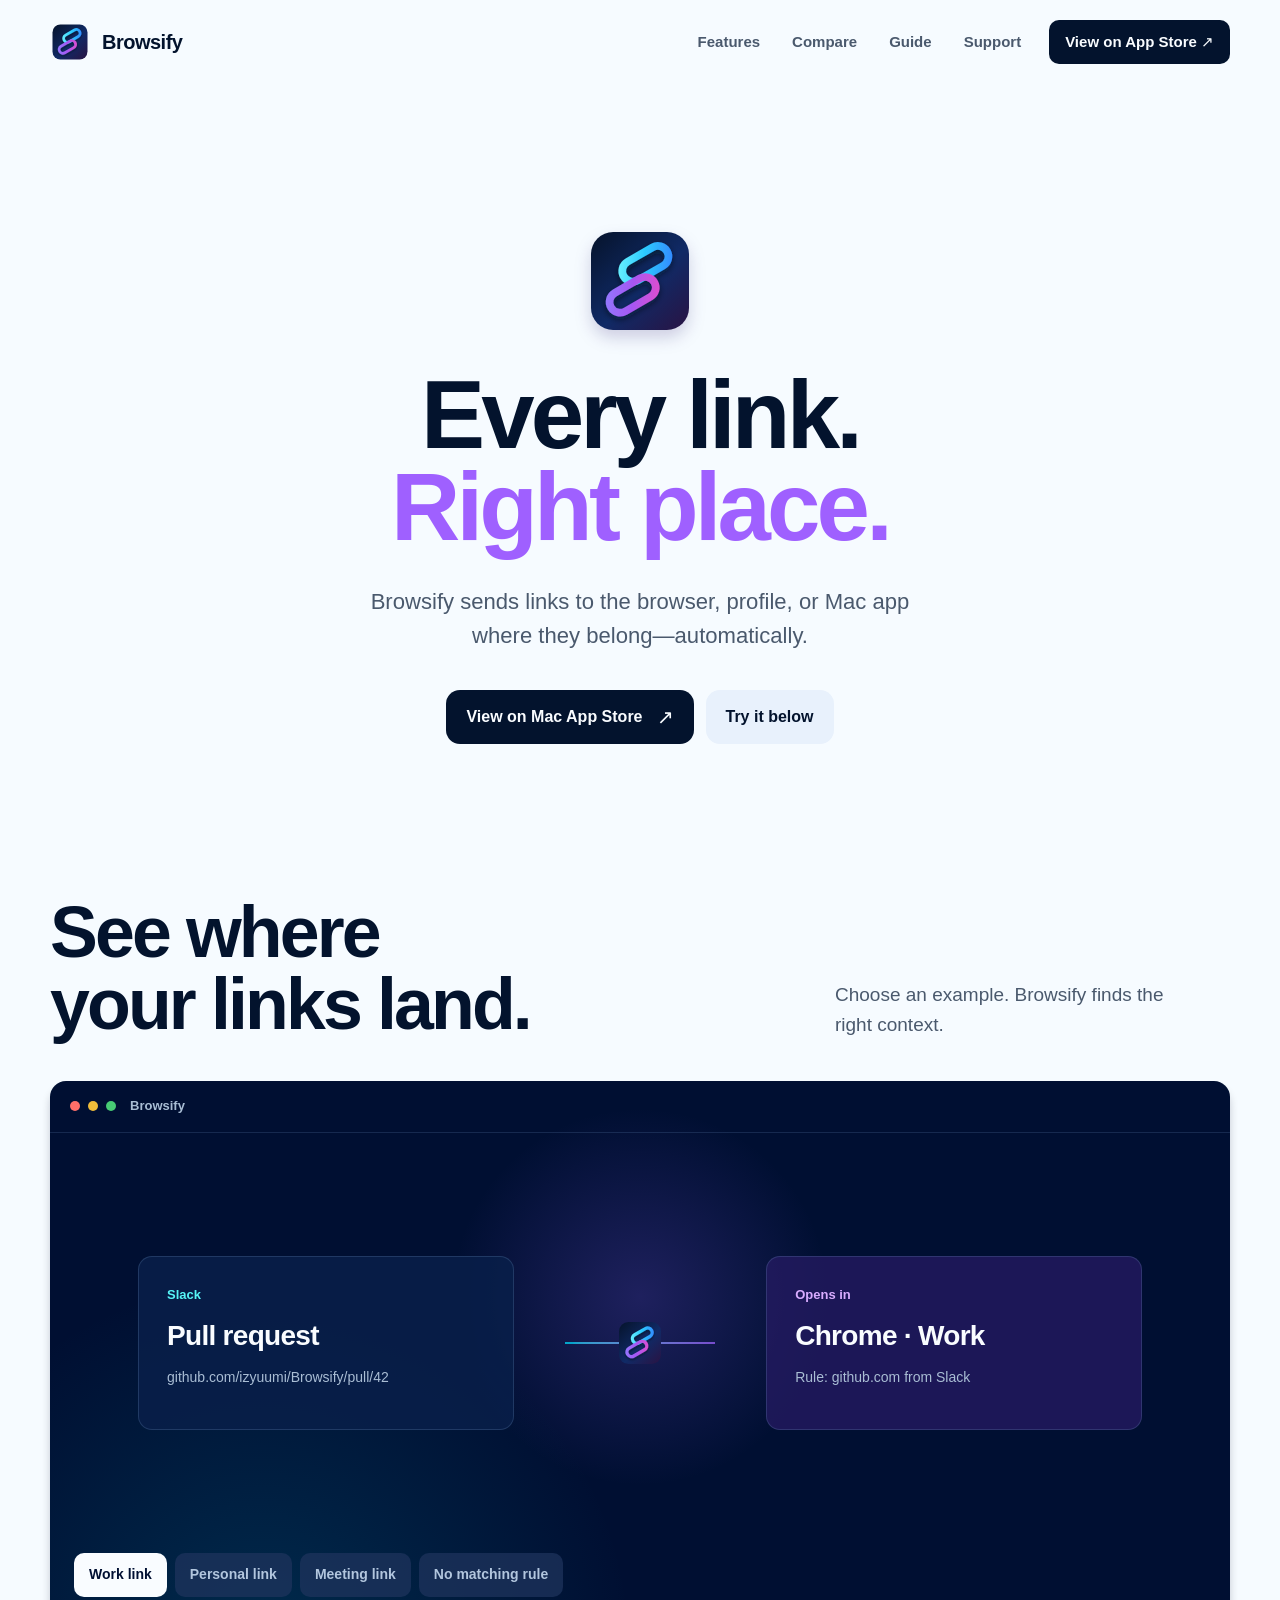
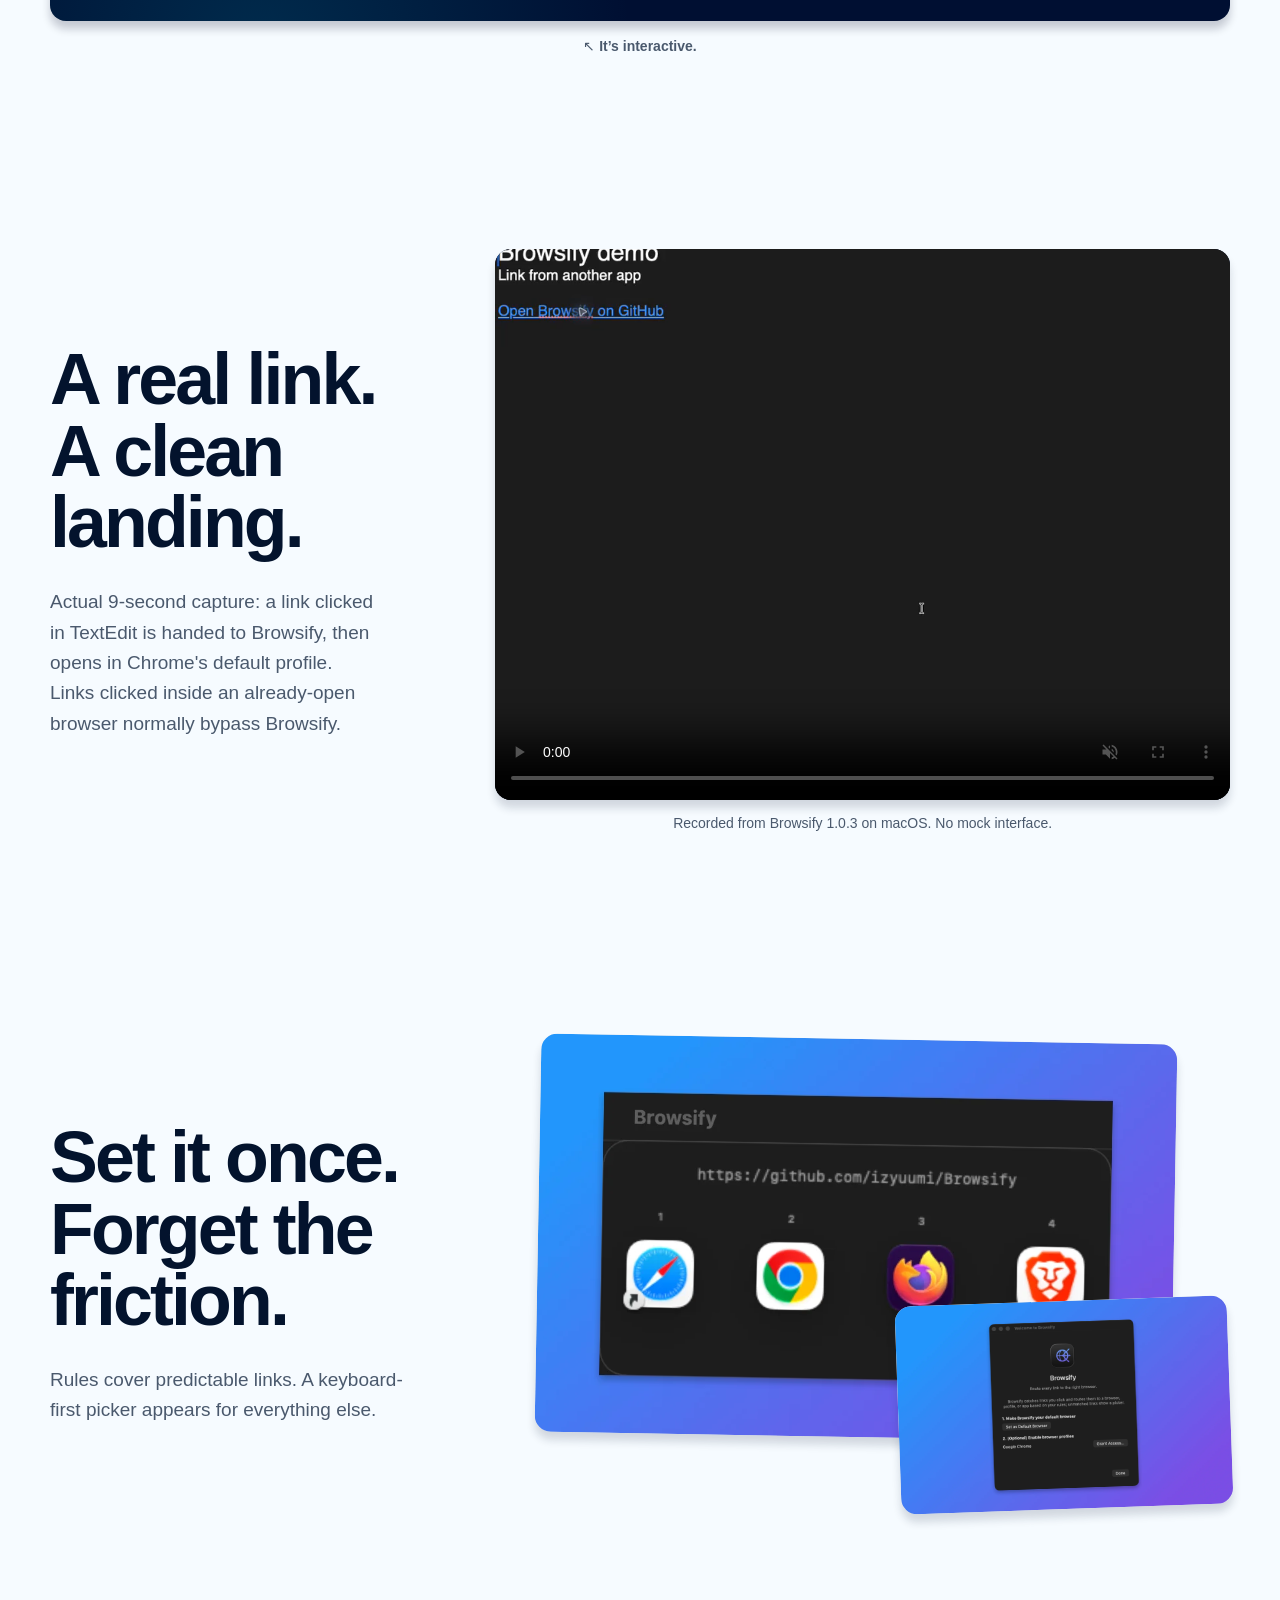
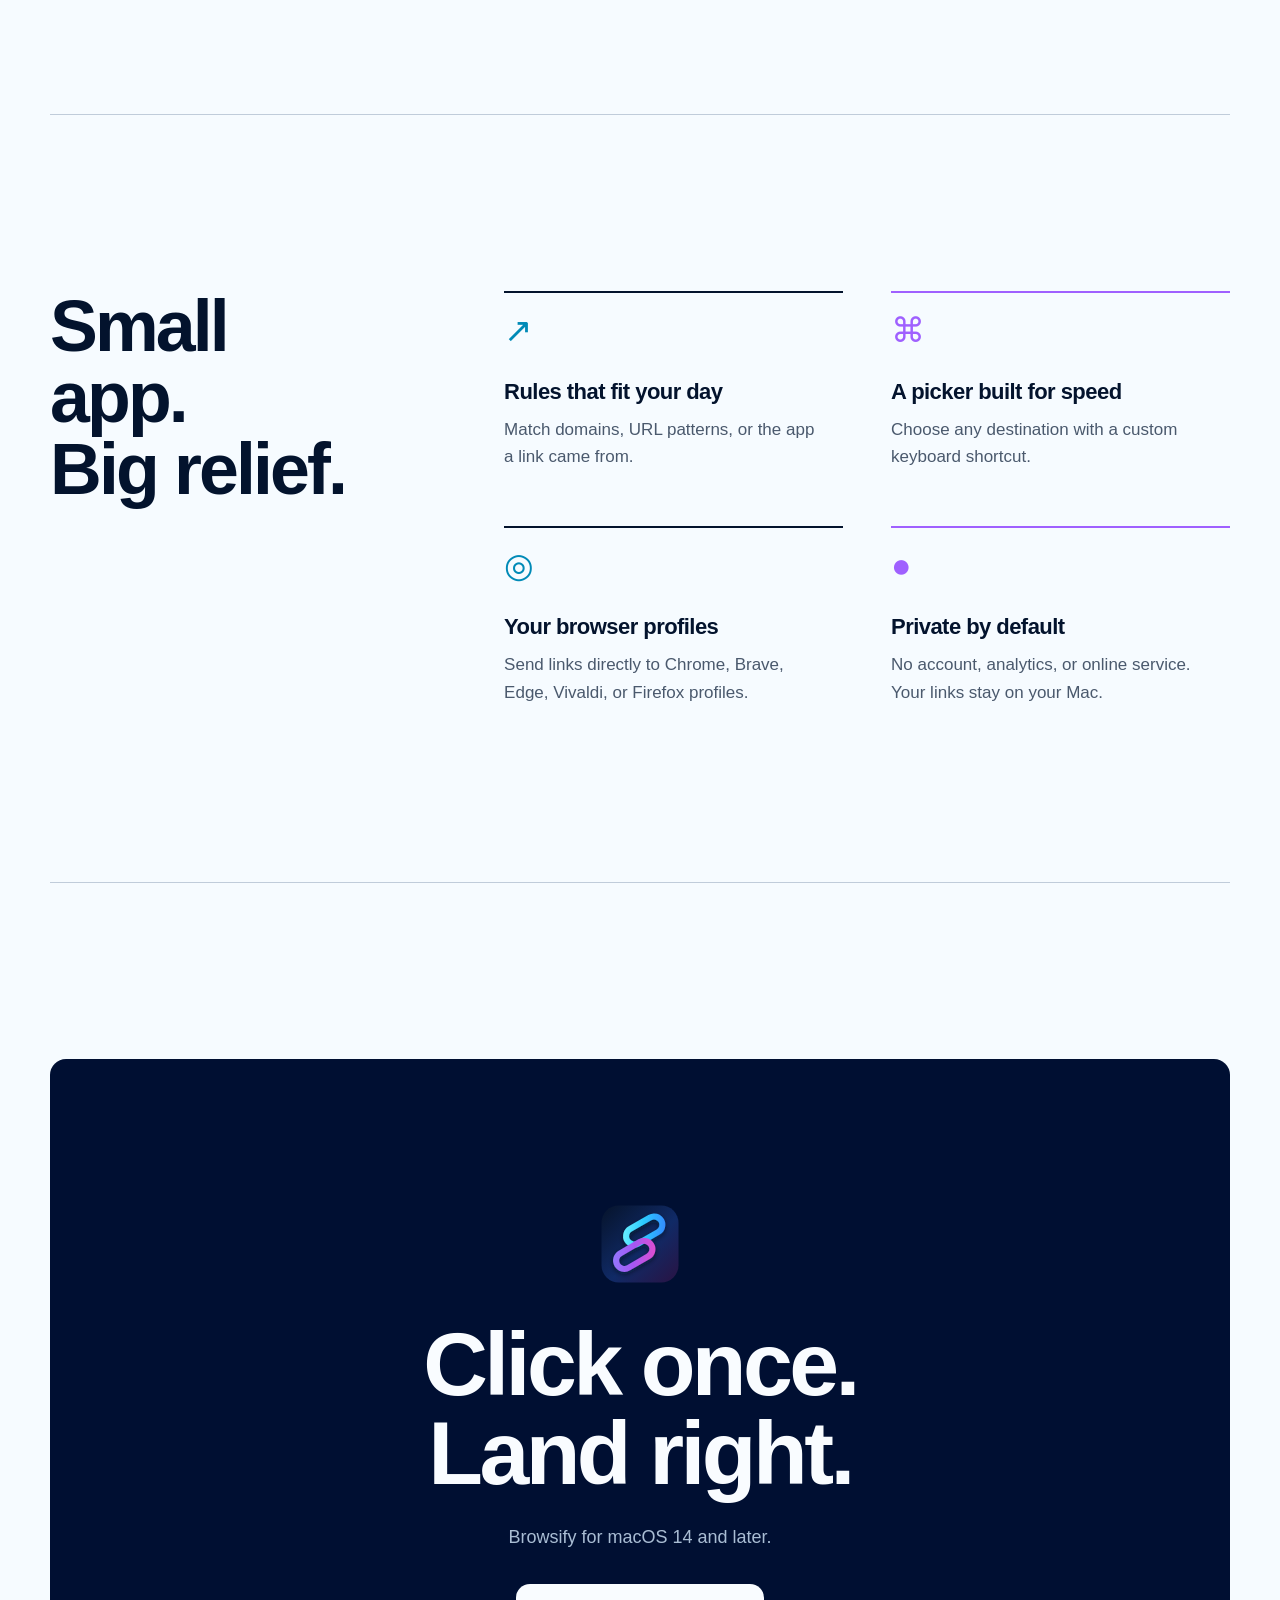
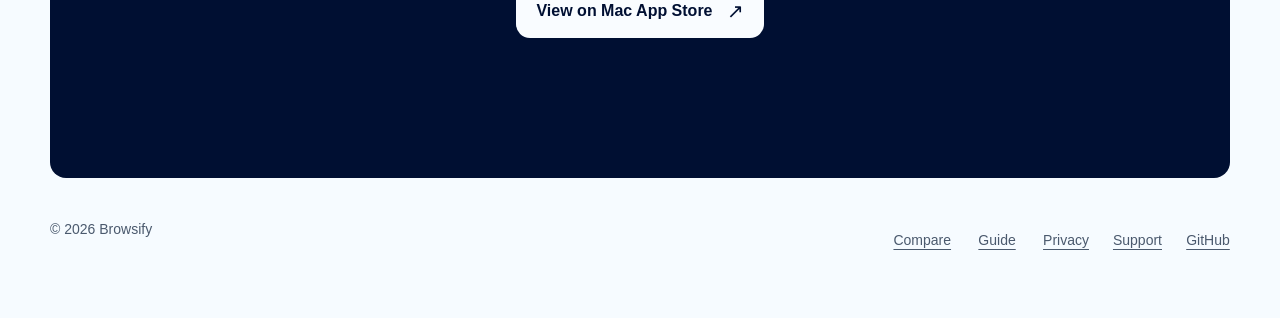
<file: Website/public/index.html>
<!DOCTYPE html>
<html lang="en">
<head>
  <meta charset="utf-8">
  <meta name="viewport" content="width=device-width, initial-scale=1, viewport-fit=cover">
  <title>Browsify — Every link, right place</title>
  <meta name="description" content="Browsify routes every link to the right browser, profile, or Mac app. Rules handle the routine. A fast picker handles the rest.">
  <meta name="theme-color" content="#F7F9FD">
  <link rel="canonical" href="https://browsify.yumi.to/">
  <link rel="icon" href="assets/browsify-icon.svg" type="image/svg+xml">
  <link rel="apple-touch-icon" href="apple-touch-icon.png">
  <link rel="stylesheet" href="styles.css">
  <script src="script.js" defer></script>
  <meta property="og:title" content="Browsify — Every link, right place">
  <meta property="og:description" content="A focused link router for Mac. Rules when you know, a picker when you don't.">
  <meta property="og:type" content="website">
  <meta property="og:url" content="https://browsify.yumi.to/">
  <meta property="og:image" content="https://browsify.yumi.to/assets/picker.webp">
</head>
<body>
  <a class="skip-link" href="#main">Skip to content</a>
  <header class="site-header">
    <a class="wordmark" href="/" aria-label="Browsify home">
      <img src="assets/browsify-icon.svg" alt="" width="40" height="40">
      <span>Browsify</span>
    </a>
    <nav class="site-nav" aria-label="Primary navigation">
      <a href="#features">Features</a>
      <a href="/compare/">Compare</a>
      <a href="/chrome-profile-links/">Guide</a>
      <a href="/support/">Support</a>
      <a class="nav-cta" href="https://apps.apple.com/app/apple-store/id6754360715?pt=118700350&amp;ct=browsify-web-2026-09&amp;mt=8">View on App Store <span aria-hidden="true">↗</span></a>
    </nav>
  </header>

  <main id="main">
    <section class="hero" aria-labelledby="hero-title">
      <img class="hero-icon" src="assets/browsify-icon.svg" alt="" width="112" height="112">
      <h1 id="hero-title">Every link.<br><span>Right place.</span></h1>
      <p>Browsify sends links to the browser, profile, or Mac app where they belong—automatically.</p>
      <div class="hero-actions">
        <a class="button" href="https://apps.apple.com/app/apple-store/id6754360715?pt=118700350&amp;ct=browsify-web-2026-09&amp;mt=8"><span>View on Mac App Store</span><span class="button-arrow" aria-hidden="true">↗</span></a>
        <a class="quiet-button" href="#playground">Try it below</a>
      </div>
    </section>

    <section class="playground" id="playground" aria-labelledby="playground-title">
      <div class="playground-heading">
        <h2 id="playground-title">See where your links land.</h2>
        <p>Choose an example. Browsify finds the right context.</p>
      </div>

      <div class="demo-shell" data-demo-shell>
        <div class="demo-glow" aria-hidden="true"></div>
        <div class="demo-toolbar" aria-hidden="true">
          <span></span><span></span><span></span>
          <strong>Browsify</strong>
        </div>

        <div class="demo-stage" aria-live="polite">
          <div class="demo-node demo-source">
            <span class="node-label" id="source-label">Slack</span>
            <strong id="source-title">Pull request</strong>
            <span class="node-detail" id="source-url">github.com/izyuumi/Browsify/pull/42</span>
          </div>

          <div class="route-track" aria-hidden="true">
            <span class="track-line"></span>
            <span class="route-particle"></span>
            <img src="assets/browsify-icon.svg" alt="" width="48" height="48">
          </div>

          <div class="demo-node demo-destination">
            <span class="node-label">Opens in</span>
            <strong id="destination-title">Chrome · Work</strong>
            <span class="node-detail" id="destination-reason">Rule: github.com from Slack</span>
          </div>
        </div>

        <div class="demo-examples" role="tablist" aria-label="Example links">
          <button type="button" role="tab" aria-selected="true" data-route="work">Work link</button>
          <button type="button" role="tab" aria-selected="false" data-route="personal">Personal link</button>
          <button type="button" role="tab" aria-selected="false" data-route="meeting">Meeting link</button>
          <button type="button" role="tab" aria-selected="false" data-route="picker">No matching rule</button>
        </div>
      </div>
      <p class="demo-hint"><span aria-hidden="true">↖</span> It’s interactive.</p>
    </section>

    <section class="real-demo" aria-labelledby="real-demo-title">
      <div class="real-demo-copy">
        <h2 id="real-demo-title">A real link.<br>A clean landing.</h2>
          <p>Actual 9-second capture: a link clicked in TextEdit is handed to Browsify, then opens in Chrome's default profile. Links clicked inside an already-open browser normally bypass Browsify.</p>
      </div>
      <figure class="real-demo-media">
        <video controls muted playsinline preload="metadata" poster="assets/browsify-demo-poster.png" aria-describedby="real-demo-caption">
          <source src="assets/browsify-demo.mp4" type="video/mp4">
              <img src="assets/browsify-demo-poster.png" alt="TextEdit displaying a link that Browsify routes to the Browsify GitHub page in Chrome's default profile" width="960" height="720">
        </video>
        <figcaption id="real-demo-caption">Recorded from Browsify 1.0.3 on macOS. No mock interface.</figcaption>
      </figure>
    </section>

    <section class="product-proof" aria-labelledby="product-title">
      <div class="proof-copy">
        <h2 id="product-title">Set it once.<br>Forget the friction.</h2>
        <p>Rules cover predictable links. A keyboard-first picker appears for everything else.</p>
      </div>
      <div class="product-gallery">
        <div class="product-window product-window-picker">
          <img
            src="assets/picker.webp"
            srcset="assets/picker-960.webp 960w, assets/picker.webp 1920w"
            sizes="(max-width: 600px) calc(100vw - 28px), (max-width: 860px) calc(100vw - 48px), 62vw"
            alt="Browsify browser picker offering Safari, Google Chrome, Firefox, and Brave"
            width="1920"
            height="1200"
            loading="lazy"
            decoding="async">
        </div>
        <div class="product-window product-window-welcome">
          <img
            src="assets/welcome.webp"
            alt="Browsify welcome window with default-browser setup and optional profile access"
            width="1920"
            height="1200"
            loading="lazy"
            decoding="async">
        </div>
      </div>
    </section>

    <section class="features" id="features" aria-labelledby="features-title">
      <h2 id="features-title">Small app.<br>Big relief.</h2>
      <div class="feature-list">
        <article>
          <span class="feature-mark" aria-hidden="true">↗</span>
          <h3>Rules that fit your day</h3>
          <p>Match domains, URL patterns, or the app a link came from.</p>
        </article>
        <article>
          <span class="feature-mark" aria-hidden="true">⌘</span>
          <h3>A picker built for speed</h3>
          <p>Choose any destination with a custom keyboard shortcut.</p>
        </article>
        <article>
          <span class="feature-mark" aria-hidden="true">◎</span>
          <h3>Your browser profiles</h3>
          <p>Send links directly to Chrome, Brave, Edge, Vivaldi, or Firefox profiles.</p>
        </article>
        <article>
          <span class="feature-mark" aria-hidden="true">●</span>
          <h3>Private by default</h3>
          <p>No account, analytics, or online service. Your links stay on your Mac.</p>
        </article>
      </div>
    </section>

    <section class="closing" aria-labelledby="closing-title">
      <img src="assets/browsify-icon.svg" alt="" width="88" height="88">
      <h2 id="closing-title">Click once.<br>Land right.</h2>
      <p>Browsify for macOS 14 and later.</p>
      <a class="button button-light" href="https://apps.apple.com/app/apple-store/id6754360715?pt=118700350&amp;ct=browsify-web-2026-09&amp;mt=8"><span>View on Mac App Store</span><span class="button-arrow" aria-hidden="true">↗</span></a>
    </section>
  </main>

  <footer class="site-footer">
    <span>© 2026 Browsify</span>
    <nav class="footer-links" aria-label="Footer navigation">
      <a href="/compare/">Compare</a>
      <a href="/chrome-profile-links/">Guide</a>
      <a href="/privacy/">Privacy</a>
      <a href="/support/">Support</a>
      <a href="https://github.com/izyuumi/Browsify">GitHub</a>
    </nav>
  </footer>
</body>
</html>
</file>
<file: Website/public/styles.css>
:root {
  color-scheme: light;
  --canvas: oklch(0.985 0.008 252);
  --canvas-soft: oklch(0.955 0.018 253);
  --ink: oklch(0.19 0.058 259);
  --muted: oklch(0.46 0.038 256);
  --line: oklch(0.84 0.024 253);
  --navy: oklch(0.18 0.075 259);
  --navy-raised: oklch(0.24 0.09 262);
  --white: oklch(0.99 0.006 248);
  --cyan: oklch(0.82 0.15 211);
  --cyan-bright: oklch(0.89 0.13 196);
  --violet: oklch(0.64 0.23 297);
  --pink: oklch(0.65 0.24 332);
  --focus: oklch(0.56 0.2 258);
  --page: min(1180px, calc(100% - 48px));
  --radius: 16px;
  --z-content: 1;
  --z-header: 3;
  --z-skip: 5;
  font-family: -apple-system, BlinkMacSystemFont, "SF Pro Display", "Helvetica Neue", sans-serif;
  font-synthesis: none;
}

* {
  box-sizing: border-box;
}

html {
  scroll-behavior: smooth;
}

body {
  margin: 0;
  min-width: 320px;
  background: var(--canvas);
  color: var(--ink);
  font-size: 17px;
  line-height: 1.6;
  text-rendering: optimizeLegibility;
}

img {
  display: block;
  max-width: 100%;
}

a {
  color: inherit;
}

a:focus-visible,
button:focus-visible {
  outline: 3px solid var(--focus);
  outline-offset: 4px;
}

button,
a {
  -webkit-tap-highlight-color: transparent;
  touch-action: manipulation;
}

.skip-link {
  position: fixed;
  z-index: var(--z-skip);
  top: 12px;
  left: 12px;
  padding: 12px 16px;
  border-radius: 8px;
  background: var(--ink);
  color: var(--white);
  transform: translateY(-160%);
}

.skip-link:focus {
  transform: translateY(0);
}

.site-header,
.site-footer,
main > section,
.legal-main {
  width: var(--page);
  margin-inline: auto;
}

.site-header {
  position: sticky;
  z-index: var(--z-header);
  top: 0;
  display: flex;
  align-items: center;
  justify-content: space-between;
  gap: 24px;
  padding-block: 20px;
  background: var(--canvas);
}

.wordmark {
  display: inline-flex;
  min-width: 44px;
  min-height: 44px;
  align-items: center;
  gap: 12px;
  font-size: 20px;
  font-weight: 750;
  letter-spacing: -0.025em;
  text-decoration: none;
}

.wordmark img {
  width: 40px;
  height: 40px;
  transition: transform 300ms cubic-bezier(0.22, 1, 0.36, 1);
}

.wordmark:hover img {
  transform: rotate(-6deg) scale(1.06);
}

.site-nav {
  display: flex;
  align-items: center;
  gap: 8px;
  color: var(--muted);
  font-size: 15px;
  font-weight: 650;
}

.site-nav a {
  padding: 10px 12px;
  border-radius: 10px;
  text-decoration: none;
  transition: background-color 180ms ease, color 180ms ease;
}

.site-nav a:hover,
.site-nav a[aria-current="page"] {
  background: var(--canvas-soft);
  color: var(--ink);
}

.site-nav .nav-cta {
  margin-left: 8px;
  padding-inline: 16px;
  background: var(--ink);
  color: var(--white);
}

.site-nav .nav-cta:hover {
  background: var(--navy-raised);
  color: var(--white);
}

.hero {
  display: flex;
  min-height: min(770px, calc(100svh - 80px));
  flex-direction: column;
  align-items: center;
  justify-content: center;
  padding-block: clamp(88px, 11vw, 144px) clamp(96px, 12vw, 160px);
  text-align: center;
}

.hero-icon {
  width: clamp(84px, 9vw, 112px);
  margin-bottom: 32px;
  filter: drop-shadow(0 8px 8px oklch(0.26 0.14 280 / 0.18));
  animation: icon-arrive 700ms cubic-bezier(0.16, 1, 0.3, 1) both;
}

.hero h1 {
  max-width: 920px;
  margin: 0;
  font-size: clamp(3.8rem, 8.5vw, 6rem);
  line-height: 0.96;
  letter-spacing: -0.04em;
  text-wrap: balance;
}

.hero h1 span {
  color: var(--violet);
}

.hero > p {
  max-width: 570px;
  margin: 32px 0 0;
  color: var(--muted);
  font-size: clamp(1.2rem, 2vw, 1.38rem);
  line-height: 1.55;
  text-wrap: pretty;
}

.hero-actions {
  display: flex;
  flex-wrap: wrap;
  align-items: center;
  justify-content: center;
  gap: 12px;
  margin-top: 36px;
}

.button,
.quiet-button {
  display: inline-flex;
  min-height: 54px;
  align-items: center;
  justify-content: center;
  border-radius: 14px;
  font-size: 16px;
  font-weight: 750;
  line-height: 1;
  text-decoration: none;
}

.button {
  gap: 14px;
  padding: 16px 20px;
  background: var(--ink);
  color: var(--white);
  transition: background-color 180ms ease, transform 220ms cubic-bezier(0.22, 1, 0.36, 1);
}

.button:hover {
  background: var(--navy-raised);
  transform: translateY(-2px);
}

.button-arrow {
  font-size: 20px;
  transition: transform 220ms cubic-bezier(0.22, 1, 0.36, 1);
}

.button:hover .button-arrow {
  transform: translate(2px, -2px);
}

.quiet-button {
  padding: 16px 20px;
  background: var(--canvas-soft);
  color: var(--ink);
  transition: background-color 180ms ease;
}

.quiet-button:hover {
  background: oklch(0.92 0.027 254);
}

.playground {
  padding-bottom: clamp(112px, 15vw, 192px);
}

.real-demo {
  display: grid;
  grid-template-columns: minmax(260px, 0.62fr) minmax(0, 1.38fr);
  align-items: center;
  gap: clamp(48px, 9vw, 128px);
  padding-bottom: clamp(120px, 16vw, 208px);
}

.real-demo-copy h2 {
  margin: 0;
  font-size: clamp(2.8rem, 5.6vw, 5rem);
  line-height: 1;
  letter-spacing: -0.04em;
  text-wrap: balance;
}

.real-demo-copy p {
  max-width: 42ch;
  margin: 28px 0 0;
  color: var(--muted);
  font-size: 19px;
  text-wrap: pretty;
}

.real-demo-media {
  margin: 0;
}

.real-demo-media video {
  display: block;
  width: 100%;
  height: auto;
  aspect-ratio: 4 / 3;
  border-radius: var(--radius);
  background: var(--navy);
  box-shadow: 0 8px 8px oklch(0.25 0.05 260 / 0.16);
}

.real-demo-media figcaption {
  margin-top: 12px;
  color: var(--muted);
  font-size: 14px;
  text-align: center;
}

.playground-heading {
  display: flex;
  align-items: end;
  justify-content: space-between;
  gap: 48px;
  margin-bottom: 40px;
}

.playground-heading h2,
.proof-copy h2,
.features > h2,
.closing h2,
.legal-main h1 {
  margin: 0;
  font-size: clamp(2.8rem, 5.6vw, 5rem);
  line-height: 1;
  letter-spacing: -0.04em;
  text-wrap: balance;
}

.playground-heading p,
.proof-copy p {
  max-width: 38ch;
  margin: 0;
  color: var(--muted);
  font-size: 19px;
  text-wrap: pretty;
}

.demo-shell {
  --pointer-x: 50%;
  --pointer-y: 40%;
  position: relative;
  overflow: hidden;
  border-radius: var(--radius);
  background: var(--navy);
  box-shadow: 0 8px 8px oklch(0.15 0.06 260 / 0.2);
  color: var(--white);
  isolation: isolate;
}

.demo-glow {
  position: absolute;
  z-index: -1;
  inset: 0;
  background:
    radial-gradient(circle at var(--pointer-x) var(--pointer-y), oklch(0.55 0.2 290 / 0.26), transparent 28%),
    radial-gradient(circle at 18% 105%, oklch(0.66 0.16 208 / 0.18), transparent 33%);
  transition: opacity 300ms ease;
}

.demo-toolbar {
  display: flex;
  align-items: center;
  gap: 8px;
  min-height: 52px;
  padding-inline: 20px;
  border-bottom: 1px solid oklch(0.58 0.08 258 / 0.24);
  color: oklch(0.79 0.04 251);
}

.demo-toolbar span {
  width: 10px;
  height: 10px;
  border-radius: 50%;
  background: oklch(0.55 0.04 255);
}

.demo-toolbar span:nth-child(1) { background: oklch(0.72 0.18 25); }
.demo-toolbar span:nth-child(2) { background: oklch(0.82 0.15 86); }
.demo-toolbar span:nth-child(3) { background: oklch(0.75 0.17 151); }

.demo-toolbar strong {
  margin-left: 6px;
  font-size: 13px;
  font-weight: 700;
}

.demo-stage {
  display: grid;
  grid-template-columns: minmax(0, 1fr) 150px minmax(0, 1fr);
  align-items: center;
  gap: clamp(24px, 4vw, 64px);
  min-height: 420px;
  padding: clamp(40px, 7vw, 88px);
}

.demo-node {
  min-height: 174px;
  padding: 28px;
  border: 1px solid oklch(0.72 0.08 253 / 0.2);
  border-radius: 14px;
  background: oklch(0.25 0.085 262 / 0.84);
}

.demo-destination {
  background: oklch(0.29 0.12 282 / 0.74);
}

.demo-node span,
.demo-node strong {
  display: block;
}

.node-label {
  margin-bottom: 16px;
  color: var(--cyan-bright);
  font-size: 13px;
  font-weight: 750;
}

.demo-destination .node-label {
  color: oklch(0.82 0.14 304);
}

.demo-node strong {
  font-size: clamp(1.35rem, 2.3vw, 1.75rem);
  line-height: 1.1;
  letter-spacing: -0.025em;
}

.node-detail {
  overflow: hidden;
  margin-top: 14px;
  color: oklch(0.79 0.04 253);
  font-size: 14px;
  text-overflow: ellipsis;
  white-space: nowrap;
}

.route-track {
  position: relative;
  display: flex;
  height: 80px;
  align-items: center;
  justify-content: center;
}

.route-track img {
  position: relative;
  z-index: var(--z-content);
  width: 48px;
  border-radius: 12px;
}

.track-line {
  position: absolute;
  right: 0;
  left: 0;
  height: 2px;
  background: linear-gradient(90deg, var(--cyan), var(--violet));
  opacity: 0.72;
}

.route-particle {
  position: absolute;
  z-index: var(--z-content);
  left: 0;
  width: 12px;
  height: 12px;
  border: 3px solid var(--navy);
  border-radius: 50%;
  background: var(--cyan-bright);
  opacity: 0;
}

.demo-shell.is-routing .route-particle {
  animation: route-link 600ms cubic-bezier(0.22, 1, 0.36, 1);
}

.demo-shell.is-routing .demo-destination {
  animation: destination-hit 500ms 260ms cubic-bezier(0.22, 1, 0.36, 1);
}

.demo-examples {
  display: flex;
  flex-wrap: wrap;
  gap: 8px;
  padding: 0 24px 24px;
}

.demo-examples button {
  min-height: 44px;
  padding: 10px 15px;
  border: 0;
  border-radius: 10px;
  background: oklch(0.33 0.08 263 / 0.72);
  color: oklch(0.82 0.04 253);
  font: inherit;
  font-size: 14px;
  font-weight: 700;
  cursor: pointer;
  transition: background-color 180ms ease, color 180ms ease, transform 180ms ease;
}

.demo-examples button:hover {
  color: var(--white);
  transform: translateY(-1px);
}

.demo-examples button[aria-selected="true"] {
  background: var(--white);
  color: var(--navy);
}

.demo-hint {
  margin: 14px 0 0;
  color: var(--muted);
  font-size: 14px;
  font-weight: 650;
  text-align: center;
}

.product-proof {
  display: grid;
  grid-template-columns: minmax(0, 0.7fr) minmax(0, 1.3fr);
  align-items: center;
  gap: clamp(48px, 9vw, 128px);
  padding-bottom: clamp(120px, 16vw, 208px);
}

.proof-copy p {
  margin-top: 28px;
}

.product-gallery {
  position: relative;
  padding: 0 56px 72px 0;
}

.product-window {
  overflow: hidden;
  border-radius: var(--radius);
  background: oklch(0.91 0.013 253);
  box-shadow: 0 8px 8px oklch(0.25 0.05 260 / 0.16);
  transform: rotate(1deg);
  transition: transform 400ms cubic-bezier(0.22, 1, 0.36, 1);
}

.product-window:hover {
  transform: rotate(0deg) translateY(-4px);
}

.product-window img {
  width: 100%;
  height: auto;
  aspect-ratio: 8 / 5;
  object-fit: cover;
}

.product-window-welcome {
  position: absolute;
  right: 0;
  bottom: 0;
  width: 48%;
  transform: rotate(-2deg);
}

.features {
  display: grid;
  grid-template-columns: minmax(260px, 0.62fr) minmax(0, 1.38fr);
  gap: clamp(56px, 10vw, 144px);
  padding-block: clamp(104px, 14vw, 176px);
  border-block: 1px solid var(--line);
}

.features > h2 {
  align-self: start;
}

.feature-list {
  display: grid;
  grid-template-columns: repeat(2, minmax(0, 1fr));
  gap: 56px 48px;
}

.feature-list article {
  padding-top: 20px;
  border-top: 2px solid var(--ink);
}

.feature-list article:nth-child(2),
.feature-list article:nth-child(4) {
  border-top-color: var(--violet);
}

.feature-mark {
  display: block;
  min-height: 48px;
  color: var(--violet);
  font-size: 34px;
  font-weight: 700;
  line-height: 1;
  transition: transform 220ms cubic-bezier(0.22, 1, 0.36, 1);
}

.feature-list article:nth-child(odd) .feature-mark {
  color: oklch(0.56 0.18 216);
}

.feature-list article:hover .feature-mark {
  transform: translateY(-3px) rotate(-4deg);
}

.feature-list h3 {
  margin: 18px 0 0;
  font-size: 22px;
  line-height: 1.15;
  letter-spacing: -0.025em;
}

.feature-list p {
  max-width: 34ch;
  margin: 12px 0 0;
  color: var(--muted);
}

.closing {
  display: flex;
  flex-direction: column;
  align-items: center;
  margin-top: clamp(104px, 14vw, 176px);
  padding: clamp(80px, 11vw, 144px) 28px;
  border-radius: var(--radius);
  background: var(--navy);
  color: var(--white);
  text-align: center;
}

.closing > img {
  width: 88px;
  margin-bottom: 32px;
}

.closing h2 {
  font-size: clamp(3.2rem, 7vw, 5.7rem);
}

.closing p {
  margin: 24px 0 32px;
  color: oklch(0.79 0.04 253);
  font-size: 18px;
}

.button-light {
  background: var(--white);
  color: var(--navy);
}

.button-light:hover {
  background: var(--cyan-bright);
  color: var(--navy);
}

.site-footer {
  display: flex;
  justify-content: space-between;
  gap: 32px;
  padding-block: 40px 56px;
  color: var(--muted);
  font-size: 14px;
}

.footer-links {
  display: flex;
  flex-wrap: wrap;
  gap: 24px;
}

.footer-links a,
.text-link {
  display: inline-flex;
  min-width: 44px;
  min-height: 44px;
  align-items: center;
  justify-content: center;
  text-decoration-thickness: 1px;
  text-underline-offset: 4px;
}

.footer-links a:hover,
.text-link:hover {
  color: var(--ink);
}

.legal-main {
  max-width: 790px;
  min-height: 65svh;
  padding-block: clamp(88px, 11vw, 144px) clamp(104px, 14vw, 176px);
}

.legal-main h1 {
  max-width: 720px;
}

.legal-lede {
  margin: 24px 0 64px;
  color: var(--muted);
  font-size: 20px;
}

.legal-main h2 {
  margin: 56px 0 16px;
  font-size: clamp(1.55rem, 3vw, 2rem);
  line-height: 1.2;
  letter-spacing: -0.025em;
}

.legal-main p,
.legal-main li {
  max-width: 68ch;
  color: var(--muted);
}

.legal-main ul {
  padding-left: 1.25em;
}

.support-action {
  margin-top: 48px;
}

@keyframes icon-arrive {
  from { transform: translateY(16px) scale(0.92); }
  to { transform: translateY(0) scale(1); }
}

@keyframes route-link {
  0% { left: 0; opacity: 0; transform: scale(0.7); }
  18% { opacity: 1; }
  75% { opacity: 1; }
  100% { left: calc(100% - 12px); opacity: 0; transform: scale(1.15); }
}

@keyframes destination-hit {
  0%, 100% { transform: scale(1); }
  50% { transform: scale(1.02); }
}

@media (max-width: 860px) {
  .playground-heading,
  .real-demo,
  .product-proof,
  .features {
    grid-template-columns: 1fr;
  }

  .playground-heading {
    align-items: start;
    flex-direction: column;
    gap: 20px;
  }

  .demo-stage {
    grid-template-columns: 1fr;
    gap: 12px;
    padding: 32px;
  }

  .route-track {
    height: 76px;
    transform: rotate(90deg);
  }

  .route-track img {
    transform: rotate(-90deg);
  }

  .demo-node {
    min-height: 140px;
  }

  .product-gallery {
    grid-row: 1;
  }

  .product-window {
    transform: none;
  }

  .features {
    gap: 64px;
  }
}

@media (max-width: 600px) {
  :root {
    --page: min(100% - 28px, 1180px);
  }

  body {
    font-size: 16px;
  }

  .site-header {
    padding-top: calc(14px + env(safe-area-inset-top));
    padding-bottom: 14px;
  }

  .site-header,
  .site-footer,
  main > section:not(.closing),
  .legal-main {
    width: auto;
    margin-inline-start: max(14px, env(safe-area-inset-left));
    margin-inline-end: max(14px, env(safe-area-inset-right));
  }

  .wordmark span,
  .site-nav > a:not(.nav-cta) {
    display: none;
  }

  .site-nav .nav-cta {
    margin-left: 0;
    padding: 10px 13px;
  }

  .hero {
    min-height: auto;
    padding-block: 72px 112px;
  }

  .hero h1 {
    font-size: clamp(3.35rem, 17vw, 4.6rem);
  }

  .hero > p {
    margin-top: 24px;
  }

  .hero-actions {
    align-items: stretch;
    flex-direction: column;
    width: 100%;
  }

  .hero-actions a {
    width: 100%;
  }

  .demo-stage {
    padding: 24px 18px;
  }

  .demo-node {
    padding: 22px;
  }

  .demo-examples {
    display: grid;
    grid-template-columns: repeat(2, minmax(0, 1fr));
    padding: 0 16px 16px;
  }

  .demo-examples button {
    width: 100%;
  }

  .product-gallery {
    display: grid;
    gap: 16px;
    padding: 0;
  }

  .product-window-welcome {
    position: relative;
    width: 100%;
  }

  .feature-list {
    grid-template-columns: 1fr;
    gap: 44px;
  }

  .closing {
    width: 100%;
    border-radius: 0;
  }

  .site-footer {
    align-items: flex-start;
    flex-direction: column;
    padding-bottom: calc(56px + env(safe-area-inset-bottom));
  }
}

@media (prefers-reduced-motion: reduce) {
  html {
    scroll-behavior: auto;
  }

  *,
  *::before,
  *::after {
    scroll-behavior: auto !important;
    animation-duration: 0.01ms !important;
    animation-iteration-count: 1 !important;
    transition-duration: 0.01ms !important;
  }
}

/* Article pages: compare and guide */
.article-main {
  max-width: 960px;
}

.article-main p code,
.article-main pre {
  font-family: ui-monospace, "SF Mono", Menlo, monospace;
  font-size: 0.92em;
}

.article-main pre {
  overflow-x: auto;
  padding: 16px 20px;
  border: 1px solid var(--line);
  border-radius: 12px;
  background: var(--canvas-soft);
  color: var(--ink);
}

.article-main ol {
  padding-left: 1.4em;
}

.article-main li + li {
  margin-top: 8px;
}

.table-wrap {
  overflow-x: auto;
  margin-top: 24px;
  -webkit-overflow-scrolling: touch;
}

.compare-table {
  width: 100%;
  min-width: 860px;
  border-collapse: collapse;
  font-size: 15px;
  line-height: 1.45;
}

.compare-table caption {
  padding-bottom: 12px;
  color: var(--muted);
  text-align: left;
}

.compare-table th,
.compare-table td {
  padding: 12px 12px;
  border-top: 1px solid var(--line);
  vertical-align: top;
  text-align: left;
  color: var(--muted);
}

.compare-table thead th {
  border-top: 0;
  color: var(--ink);
  font-weight: 700;
}

.compare-table tbody th {
  color: var(--ink);
  font-weight: 650;
  white-space: nowrap;
}

.compare-table td:nth-child(2) {
  background: var(--canvas-soft);
  color: var(--ink);
}

.source-list li {
  margin-top: 8px;
}
</file>
